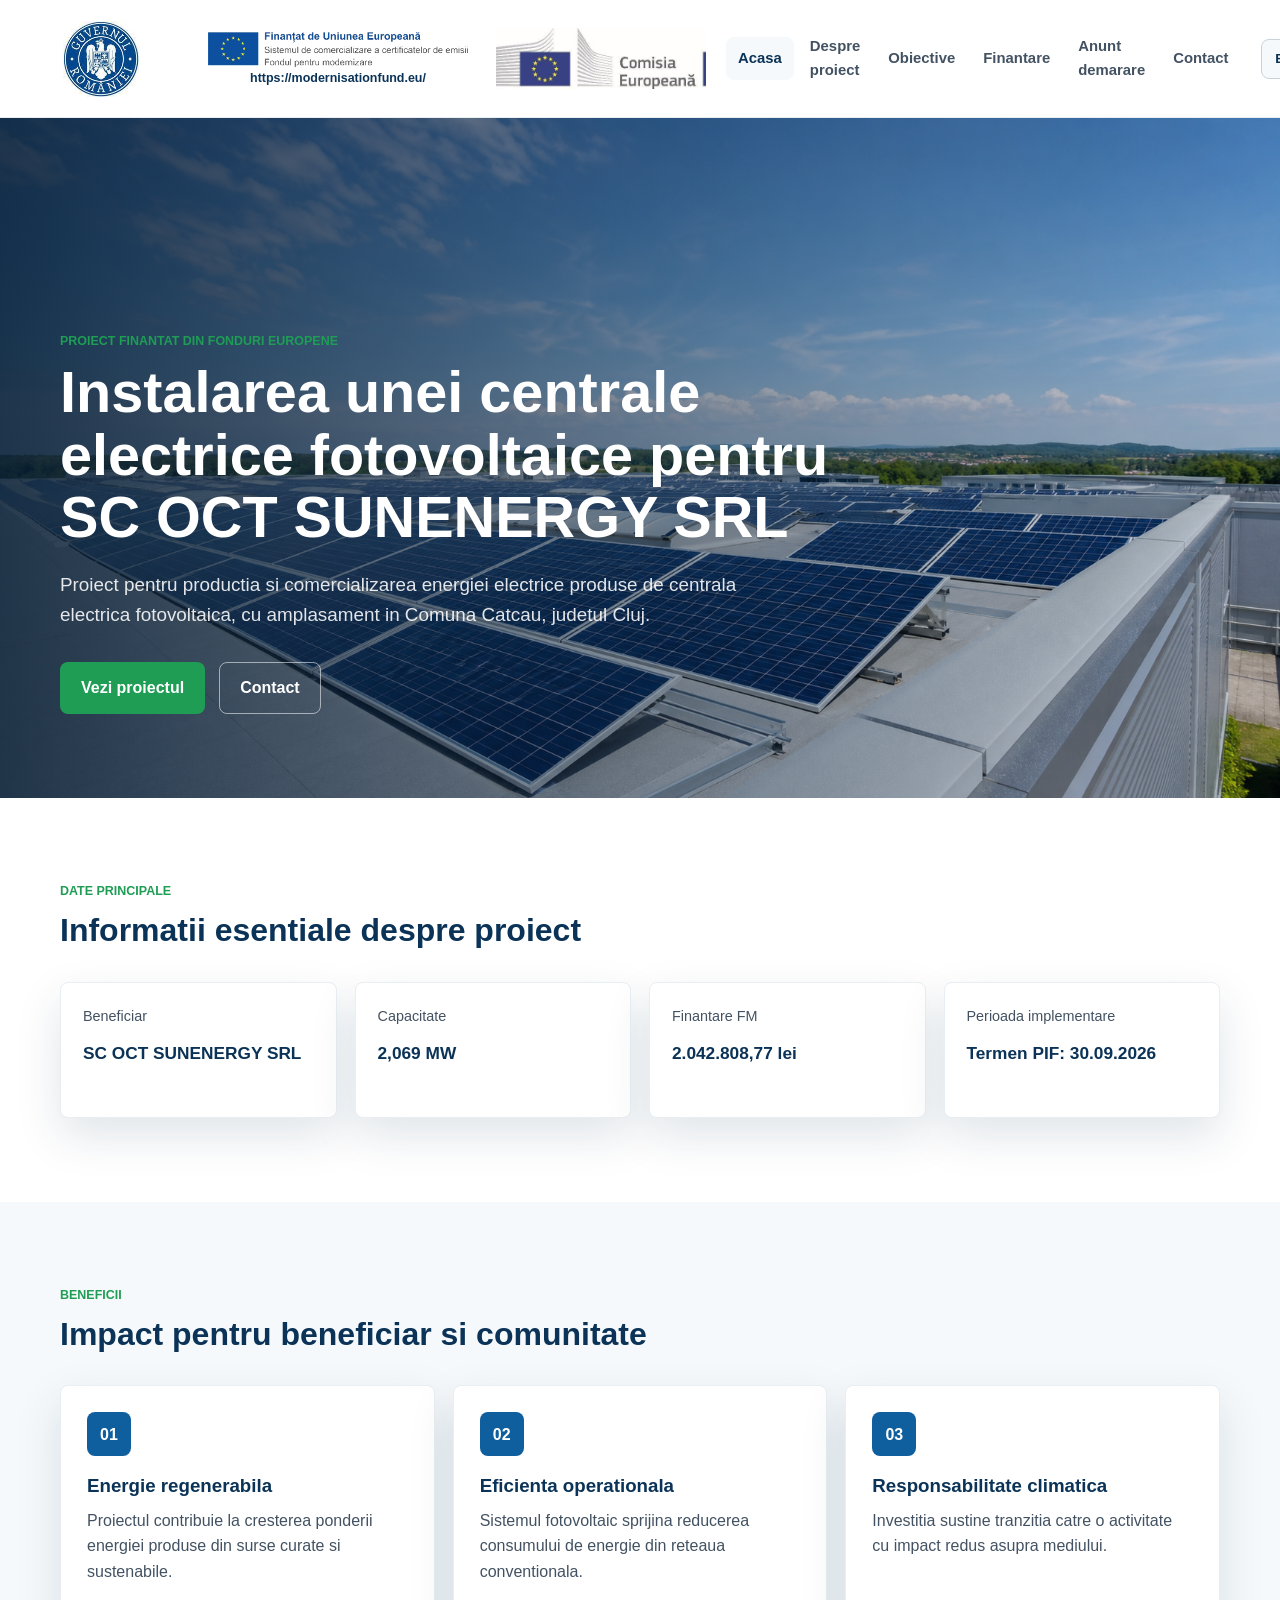
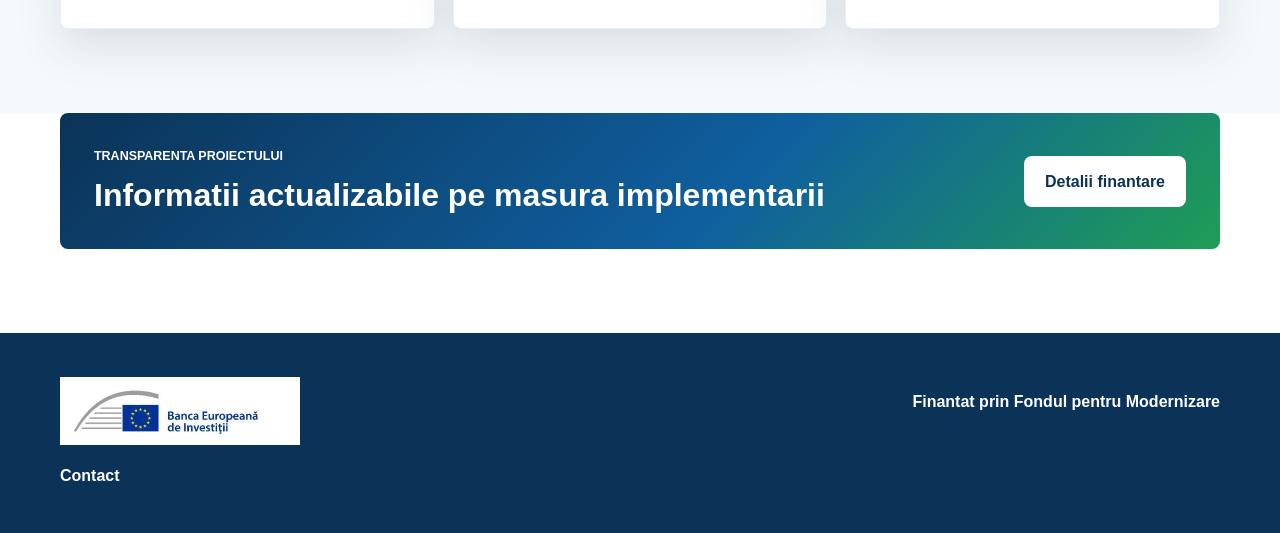
<file: index.html>
<!doctype html>
<html lang="ro">
  <head>
    <meta charset="utf-8">
    <meta name="viewport" content="width=device-width, initial-scale=1">
    <title>Proiect panouri fotovoltaice | SC OCT SUNENERGY SRL</title>
    <meta name="description" content="Site de prezentare pentru proiectul cu finantare europeana privind instalarea de panouri fotovoltaice al beneficiarului SC OCT SUNENERGY SRL.">
    <link rel="stylesheet" href="assets/css/styles.css">
  </head>
  <body>
    <header class="site-header">
      <div class="visual-identity" aria-label="Identitate vizuala Fondul pentru Modernizare">
        <img class="logo-government" src="assets/images/logos/guvernul-romaniei.jpg" alt="Guvernul Romaniei">
        <a class="logo-fm" href="https://modernisationfund.eu/" target="_blank" rel="noopener">
          <img src="assets/images/logos/fond-modernizare-oficial.png" alt="Fondul pentru Modernizare">
          <span>https://modernisationfund.eu/</span>
        </a>
        <img class="logo-commission" src="assets/images/logos/comisia-europeana.jpg" alt="Comisia Europeana">
      </div>
      <button class="nav-toggle" type="button" aria-expanded="false" aria-controls="main-menu">
        <span class="sr-only">Deschide meniul</span>
        <span></span><span></span><span></span>
      </button>
      <nav class="main-nav" id="main-menu" aria-label="Navigatie principala">
        <a href="index.html" aria-current="page">Acasa</a>
        <a href="despre-proiect.html">Despre proiect</a>
        <a href="obiective.html">Obiective</a>
        <a href="finantare.html">Finantare</a>
        <a href="anunt-demarare.html">Anunt demarare</a>
        <a href="contact.html">Contact</a>
      </nav>
    </header>

    <main>
      <section class="hero">
        <div class="hero-media" aria-hidden="true"></div>
        <div class="hero-content">
          <p class="eyebrow">Proiect finantat din fonduri europene</p>
          <h1>Instalarea unei centrale electrice fotovoltaice pentru SC OCT SUNENERGY SRL</h1>
          <p class="hero-lead">Proiect pentru productia si comercializarea energiei electrice produse de centrala electrica fotovoltaica, cu amplasament in Comuna Catcau, judetul Cluj.</p>
          <div class="hero-actions">
            <a class="button button-primary" href="despre-proiect.html">Vezi proiectul</a>
            <a class="button button-secondary" href="contact.html">Contact</a>
          </div>
        </div>
      </section>

      <section class="section">
        <div class="section-heading">
          <p class="eyebrow">Date principale</p>
          <h2>Informatii esentiale despre proiect</h2>
        </div>
        <div class="info-grid">
          <article class="info-panel">
            <span>Beneficiar</span>
            <strong>SC OCT SUNENERGY SRL</strong>
          </article>
          <article class="info-panel">
            <span>Capacitate</span>
            <strong>2,069 MW</strong>
          </article>
          <article class="info-panel">
            <span>Finantare FM</span>
            <strong>2.042.808,77 lei</strong>
          </article>
          <article class="info-panel">
            <span>Perioada implementare</span>
            <strong>Termen PIF: 30.09.2026</strong>
          </article>
        </div>
      </section>

      <section class="section section-soft">
        <div class="section-heading">
          <p class="eyebrow">Beneficii</p>
          <h2>Impact pentru beneficiar si comunitate</h2>
        </div>
        <div class="cards">
          <article class="card">
            <span class="card-icon">01</span>
            <h3>Energie regenerabila</h3>
            <p>Proiectul contribuie la cresterea ponderii energiei produse din surse curate si sustenabile.</p>
          </article>
          <article class="card">
            <span class="card-icon">02</span>
            <h3>Eficienta operationala</h3>
            <p>Sistemul fotovoltaic sprijina reducerea consumului de energie din reteaua conventionala.</p>
          </article>
          <article class="card">
            <span class="card-icon">03</span>
            <h3>Responsabilitate climatica</h3>
            <p>Investitia sustine tranzitia catre o activitate cu impact redus asupra mediului.</p>
          </article>
        </div>
      </section>

      <section class="cta-band">
        <div>
          <p class="eyebrow">Transparenta proiectului</p>
          <h2>Informatii actualizabile pe masura implementarii</h2>
        </div>
        <a class="button button-light" href="finantare.html">Detalii finantare</a>
      </section>
    </main>

    <footer class="site-footer">
      <div class="footer-identity">
        <img src="assets/images/logos/bei.jpg" alt="Banca Europeana de Investitii">
        <p class="funding-note">Finantat prin Fondul pentru Modernizare</p>
      </div>
      <nav aria-label="Navigatie secundara">
        <a href="contact.html">Contact</a>
      </nav>
    </footer>

    <script src="assets/js/main.js"></script>
  </body>
</html>
</file>
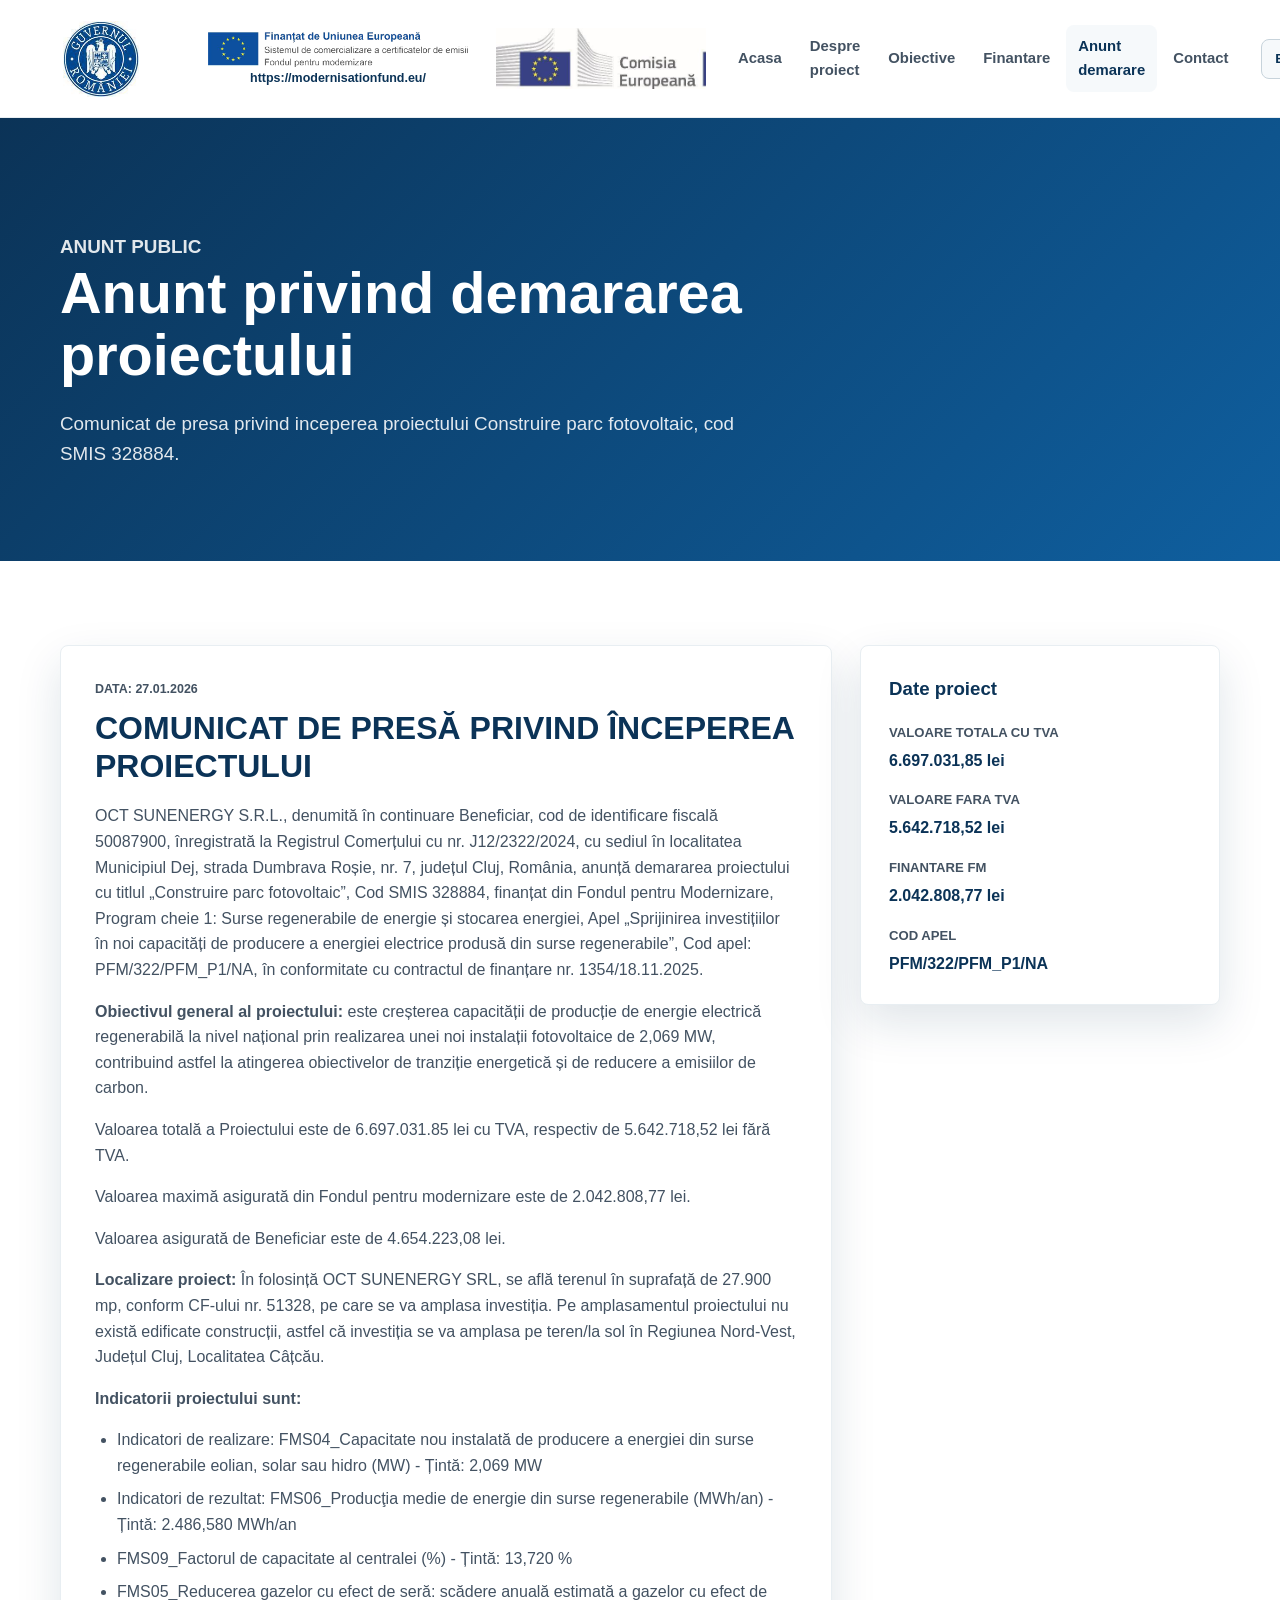
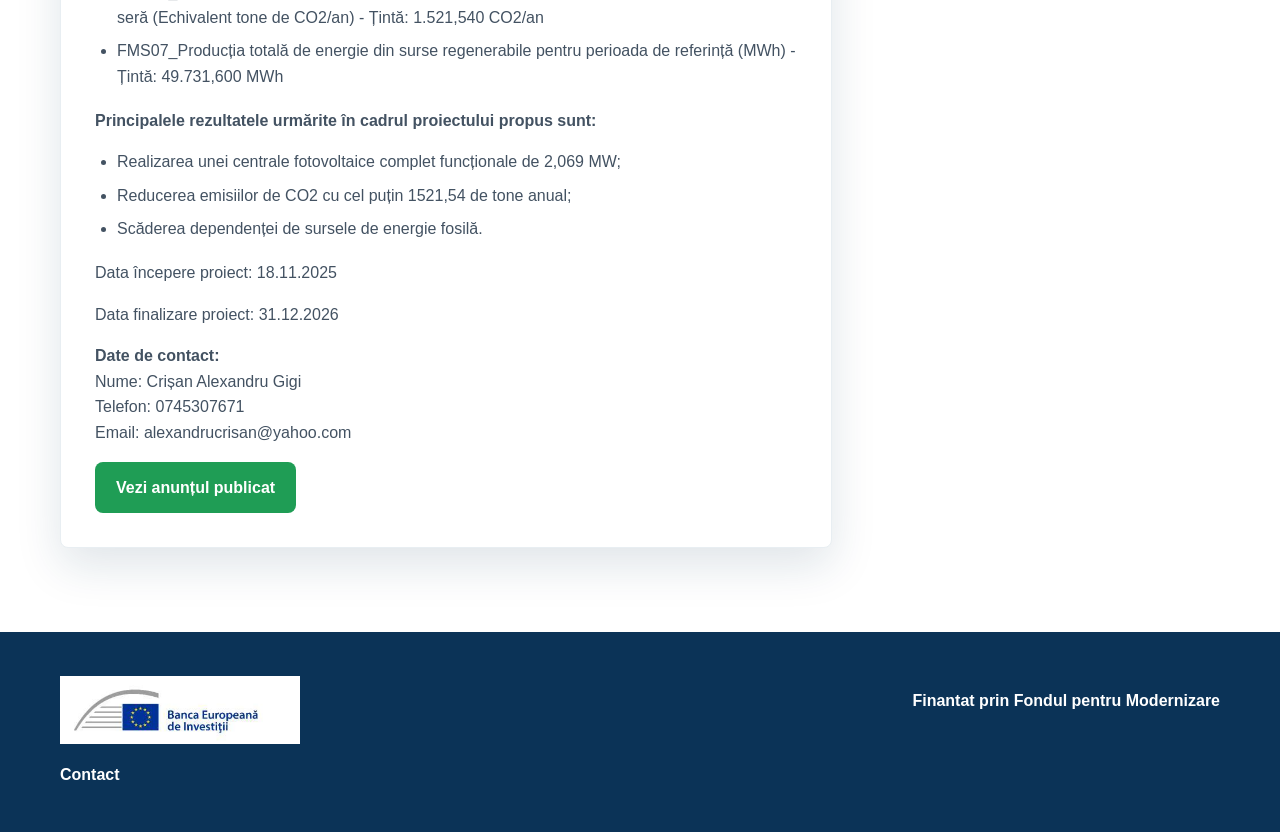
<file: anunt-demarare.html>
<!doctype html>
<html lang="ro">
  <head>
    <meta charset="utf-8">
    <meta name="viewport" content="width=device-width, initial-scale=1">
    <title>Anunt demarare proiect | Construire parc fotovoltaic</title>
    <meta name="description" content="Anunt privind demararea proiectului Construire parc fotovoltaic, finantat prin Fondul pentru Modernizare.">
    <link rel="stylesheet" href="assets/css/styles.css">
  </head>
  <body>
    <header class="site-header">
      <div class="visual-identity" aria-label="Identitate vizuala Fondul pentru Modernizare"><img class="logo-government" src="assets/images/logos/guvernul-romaniei.jpg" alt="Guvernul Romaniei"><a class="logo-fm" href="https://modernisationfund.eu/" target="_blank" rel="noopener"><img src="assets/images/logos/fond-modernizare-oficial.png" alt="Fondul pentru Modernizare"><span>https://modernisationfund.eu/</span></a><img class="logo-commission" src="assets/images/logos/comisia-europeana.jpg" alt="Comisia Europeana"></div>
      <button class="nav-toggle" type="button" aria-expanded="false" aria-controls="main-menu"><span class="sr-only">Deschide meniul</span><span></span><span></span><span></span></button>
      <nav class="main-nav" id="main-menu" aria-label="Navigatie principala">
        <a href="index.html">Acasa</a><a href="despre-proiect.html">Despre proiect</a><a href="obiective.html">Obiective</a><a href="finantare.html">Finantare</a><a href="anunt-demarare.html" aria-current="page">Anunt demarare</a><a href="contact.html">Contact</a>
      </nav>
    </header>
    <main>
      <section class="page-hero">
        <p class="eyebrow">Anunt public</p>
        <h1>Anunt privind demararea proiectului</h1>
        <p>Comunicat de presa privind inceperea proiectului Construire parc fotovoltaic, cod SMIS 328884.</p>
      </section>
      <section class="section announcement-layout">
        <div class="announcement-card">
          <p class="eyebrow">Data: 27.01.2026</p>
          <h2>COMUNICAT DE PRESĂ PRIVIND ÎNCEPEREA PROIECTULUI</h2>
          <p>OCT SUNENERGY S.R.L., denumită în continuare Beneficiar, cod de identificare fiscală 50087900, înregistrată la Registrul Comerțului cu nr. J12/2322/2024, cu sediul în localitatea Municipiul Dej, strada Dumbrava Roșie, nr. 7, județul Cluj, România, anunță demararea proiectului cu titlul „Construire parc fotovoltaic”, Cod SMIS 328884, finanțat din Fondul pentru Modernizare, Program cheie 1: Surse regenerabile de energie și stocarea energiei, Apel „Sprijinirea investițiilor în noi capacități de producere a energiei electrice produsă din surse regenerabile”, Cod apel: PFM/322/PFM_P1/NA, în conformitate cu contractul de finanțare nr. 1354/18.11.2025.</p>
          <p><strong>Obiectivul general al proiectului:</strong> este creșterea capacității de producție de energie electrică regenerabilă la nivel național prin realizarea unei noi instalații fotovoltaice de 2,069 MW, contribuind astfel la atingerea obiectivelor de tranziție energetică și de reducere a emisiilor de carbon.</p>
          <p>Valoarea totală a Proiectului este de 6.697.031.85 lei cu TVA, respectiv de 5.642.718,52 lei fără TVA.</p>
          <p>Valoarea maximă asigurată din Fondul pentru modernizare este de 2.042.808,77 lei.</p>
          <p>Valoarea asigurată de Beneficiar este de 4.654.223,08 lei.</p>
          <p><strong>Localizare proiect:</strong> În folosință OCT SUNENERGY SRL, se află terenul în suprafață de 27.900 mp, conform CF-ului nr. 51328, pe care se va amplasa investiția. Pe amplasamentul proiectului nu există edificate construcții, astfel că investiția se va amplasa pe teren/la sol în Regiunea Nord-Vest, Județul Cluj, Localitatea Câțcău.</p>
          <p><strong>Indicatorii proiectului sunt:</strong></p>
          <ul>
            <li>Indicatori de realizare: FMS04_Capacitate nou instalată de producere a energiei din surse regenerabile eolian, solar sau hidro (MW) - Țintă: 2,069 MW</li>
            <li>Indicatori de rezultat: FMS06_Producţia medie de energie din surse regenerabile (MWh/an) - Țintă: 2.486,580 MWh/an</li>
            <li>FMS09_Factorul de capacitate al centralei (%) - Țintă: 13,720 %</li>
            <li>FMS05_Reducerea gazelor cu efect de seră: scădere anuală estimată a gazelor cu efect de seră (Echivalent tone de CO2/an) - Țintă: 1.521,540 CO2/an</li>
            <li>FMS07_Producția totală de energie din surse regenerabile pentru perioada de referință (MWh) - Țintă: 49.731,600 MWh</li>
          </ul>
          <p><strong>Principalele rezultatele urmărite în cadrul proiectului propus sunt:</strong></p>
          <ul>
            <li>Realizarea unei centrale fotovoltaice complet funcționale de 2,069 MW;</li>
            <li>Reducerea emisiilor de CO2 cu cel puțin 1521,54 de tone anual;</li>
            <li>Scăderea dependenței de sursele de energie fosilă.</li>
          </ul>
          <p>Data începere proiect: 18.11.2025</p>
          <p>Data finalizare proiect: 31.12.2026</p>
          <p><strong>Date de contact:</strong><br>Nume: Crișan Alexandru Gigi<br>Telefon: 0745307671<br>Email: alexandrucrisan@yahoo.com</p>
          <a class="button button-primary" href="https://anunt-presa.ro/comunicate-fonduri/comunicat-de-presa-privind-inceperea-proiectului-construire-parc-fotovoltaic-cod-smis-328884.html" target="_blank" rel="noopener">Vezi anunțul publicat</a>
        </div>
        <aside class="announcement-side">
          <h3>Date proiect</h3>
          <dl>
            <dt>Valoare totala cu TVA</dt><dd>6.697.031,85 lei</dd>
            <dt>Valoare fara TVA</dt><dd>5.642.718,52 lei</dd>
            <dt>Finantare FM</dt><dd>2.042.808,77 lei</dd>
            <dt>Cod apel</dt><dd>PFM/322/PFM_P1/NA</dd>
          </dl>
        </aside>
      </section>
    </main>
    <footer class="site-footer">
      <div class="footer-identity"><img src="assets/images/logos/bei.jpg" alt="Banca Europeana de Investitii"><p class="funding-note">Finantat prin Fondul pentru Modernizare</p></div>
      <nav aria-label="Navigatie secundara"><a href="contact.html">Contact</a></nav>
    </footer>
    <script src="assets/js/main.js"></script>
  </body>
</html>
</file>
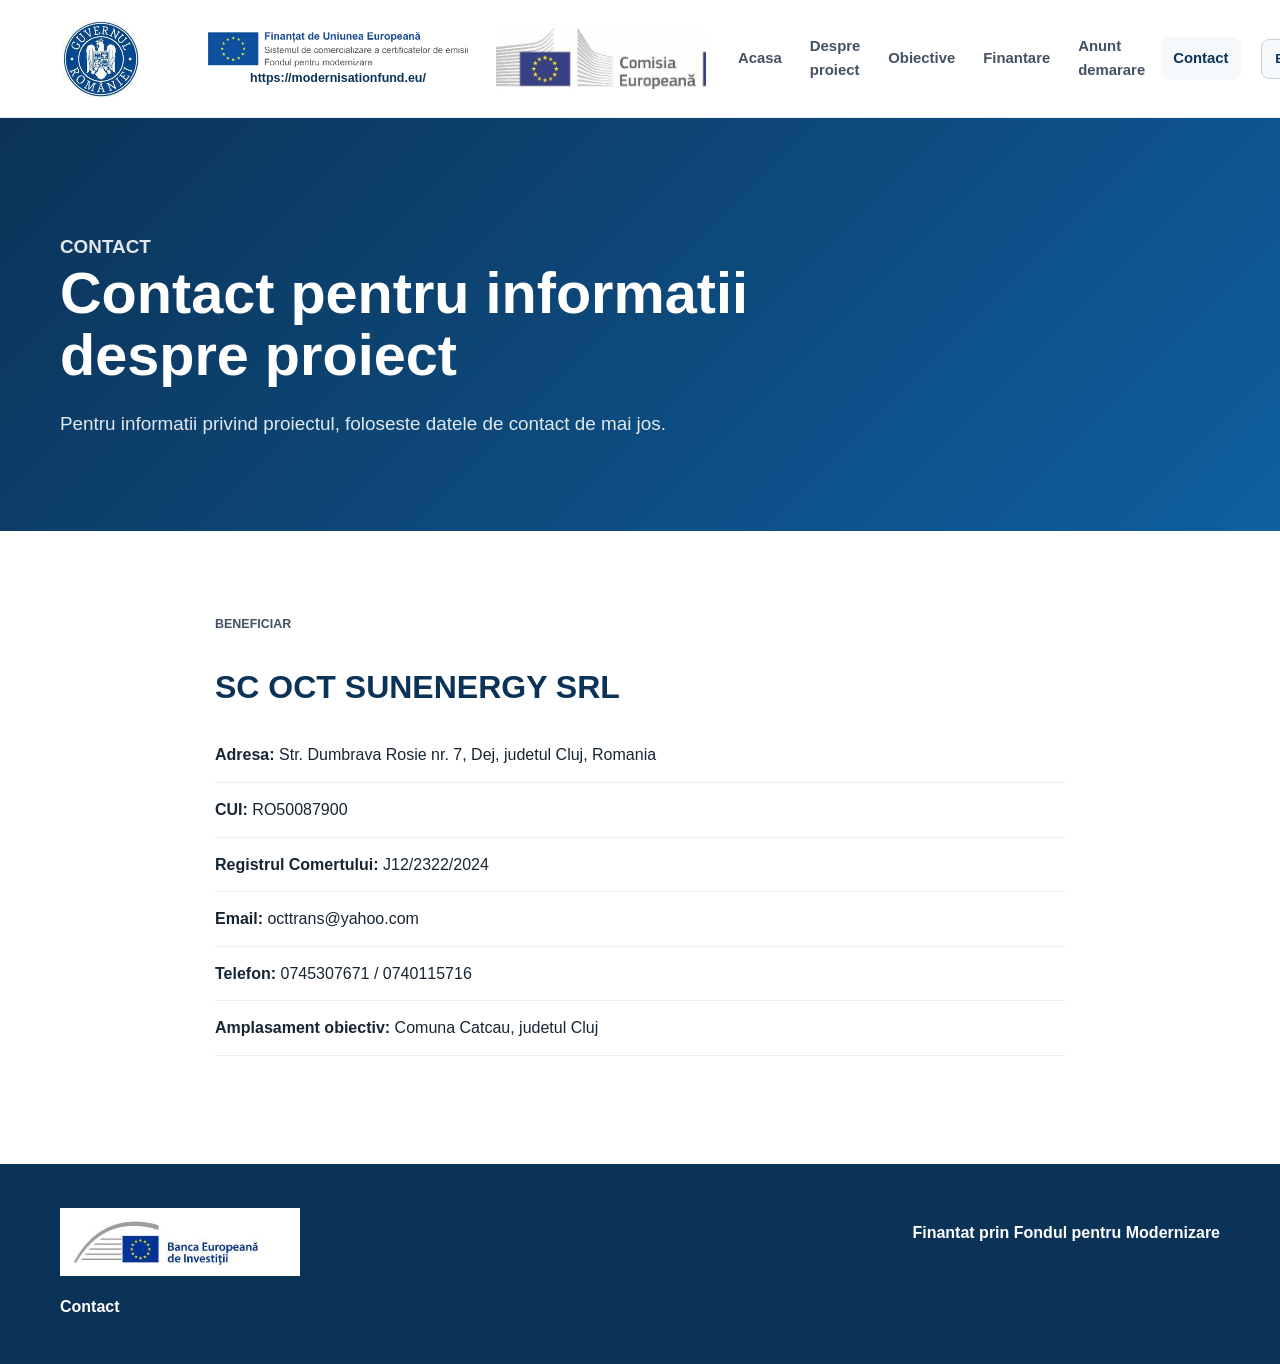
<file: contact.html>
<!doctype html>
<html lang="ro">
  <head>
    <meta charset="utf-8">
    <meta name="viewport" content="width=device-width, initial-scale=1">
    <title>Contact | Proiect panouri fotovoltaice</title>
    <meta name="description" content="Date de contact pentru solicitari privind proiectul de instalare panouri fotovoltaice.">
    <link rel="stylesheet" href="assets/css/styles.css">
  </head>
  <body>
    <header class="site-header">
      <div class="visual-identity" aria-label="Identitate vizuala Fondul pentru Modernizare"><img class="logo-government" src="assets/images/logos/guvernul-romaniei.jpg" alt="Guvernul Romaniei"><a class="logo-fm" href="https://modernisationfund.eu/" target="_blank" rel="noopener"><img src="assets/images/logos/fond-modernizare-oficial.png" alt="Fondul pentru Modernizare"><span>https://modernisationfund.eu/</span></a><img class="logo-commission" src="assets/images/logos/comisia-europeana.jpg" alt="Comisia Europeana"></div>
      <button class="nav-toggle" type="button" aria-expanded="false" aria-controls="main-menu"><span class="sr-only">Deschide meniul</span><span></span><span></span><span></span></button>
      <nav class="main-nav" id="main-menu" aria-label="Navigatie principala">
        <a href="index.html">Acasa</a><a href="despre-proiect.html">Despre proiect</a><a href="obiective.html">Obiective</a><a href="finantare.html">Finantare</a><a href="anunt-demarare.html">Anunt demarare</a><a href="contact.html" aria-current="page">Contact</a>
      </nav>
    </header>
    <main>
      <section class="page-hero">
        <p class="eyebrow">Contact</p>
        <h1>Contact pentru informatii despre proiect</h1>
        <p>Pentru informatii privind proiectul, foloseste datele de contact de mai jos.</p>
      </section>
      <section class="section content-page">
        <div class="contact-details">
          <p class="eyebrow">Beneficiar</p>
          <h2>SC OCT SUNENERGY SRL</h2>
          <ul class="contact-list">
            <li><strong>Adresa:</strong> Str. Dumbrava Rosie nr. 7, Dej, judetul Cluj, Romania</li>
            <li><strong>CUI:</strong> RO50087900</li>
            <li><strong>Registrul Comertului:</strong> J12/2322/2024</li>
            <li><strong>Email:</strong> <a href="mailto:octtrans@yahoo.com">octtrans@yahoo.com</a></li>
            <li><strong>Telefon:</strong> <a href="tel:+40745307671">0745307671</a> / <a href="tel:+40740115716">0740115716</a></li>
            <li><strong>Amplasament obiectiv:</strong> Comuna Catcau, judetul Cluj</li>
          </ul>
        </div>
      </section>
    </main>
    <footer class="site-footer">
      <div class="footer-identity"><img src="assets/images/logos/bei.jpg" alt="Banca Europeana de Investitii"><p class="funding-note">Finantat prin Fondul pentru Modernizare</p></div>
      <nav aria-label="Navigatie secundara"><a href="contact.html">Contact</a></nav>
    </footer>
    <script src="assets/js/main.js"></script>
  </body>
</html>
</file>
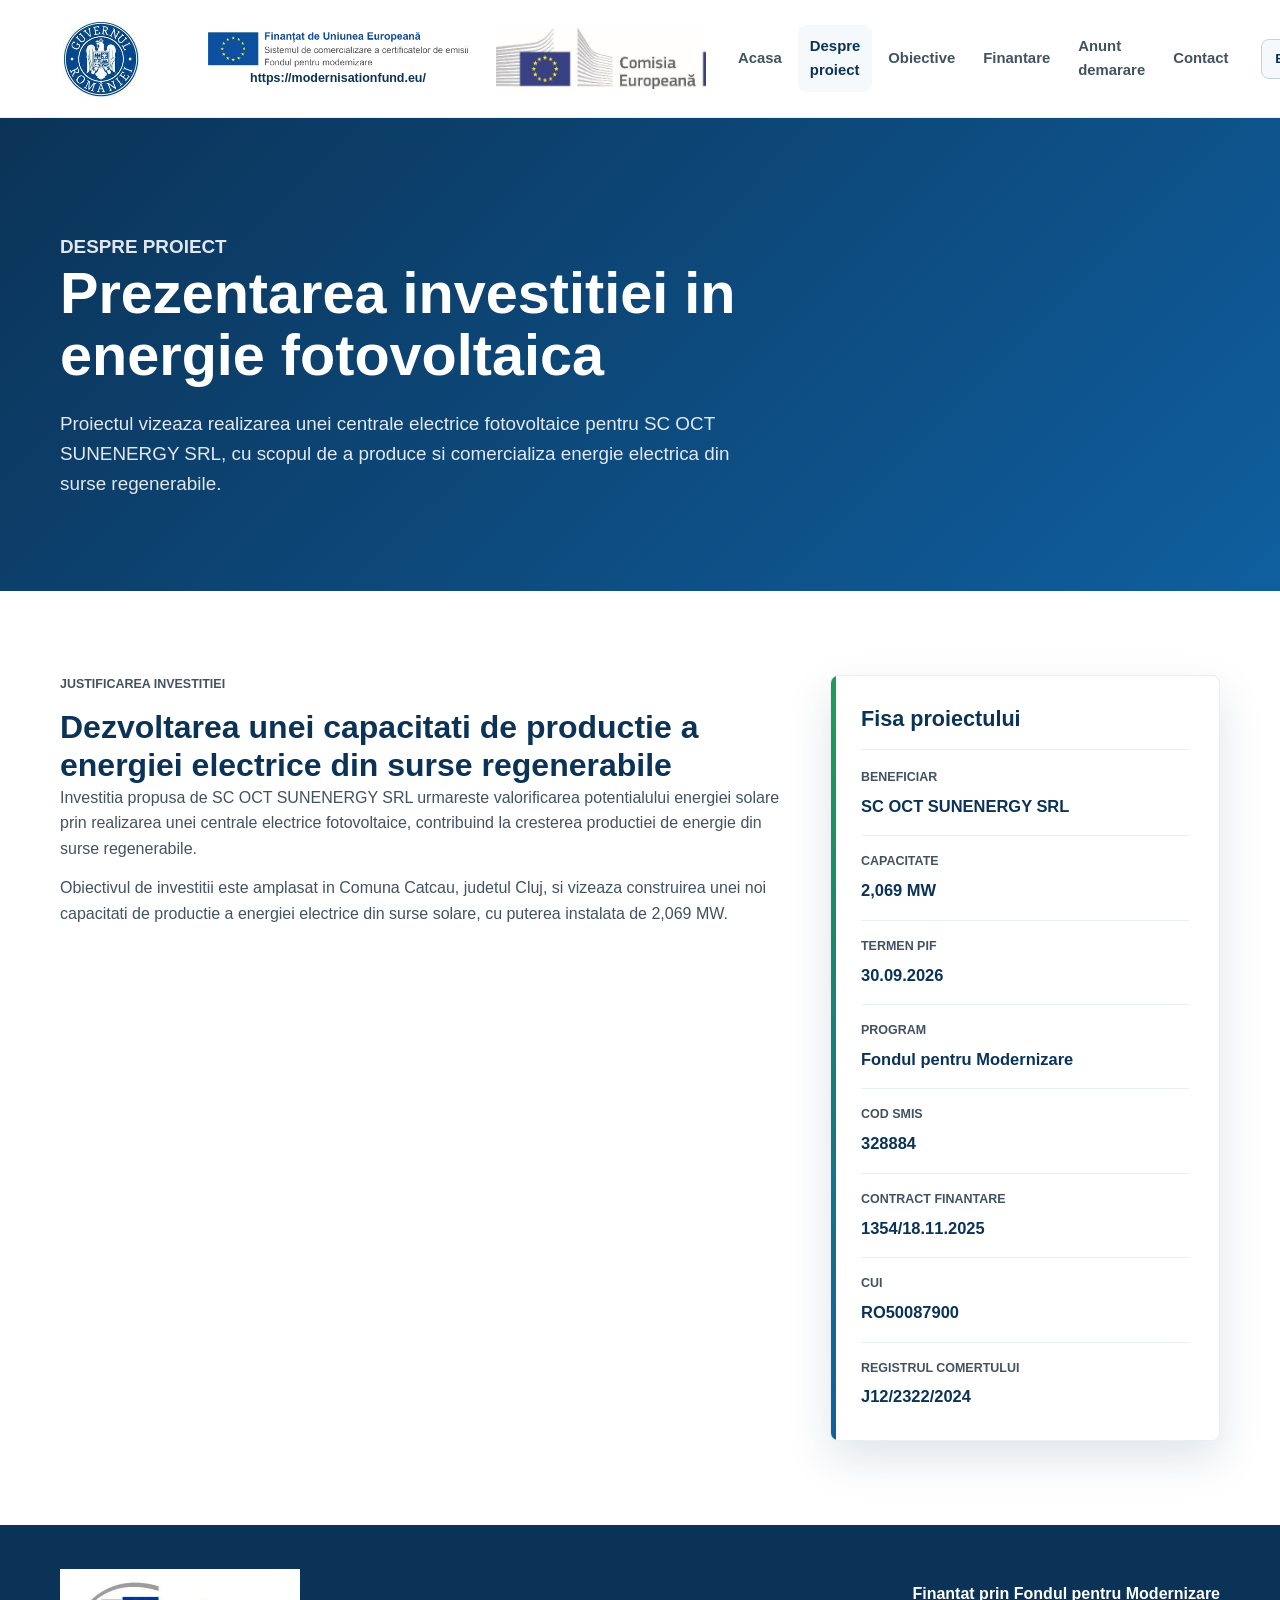
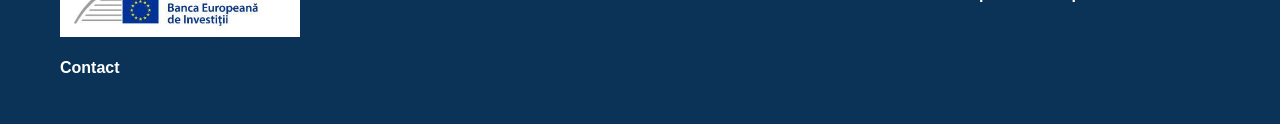
<file: despre-proiect.html>
<!doctype html>
<html lang="ro">
  <head>
    <meta charset="utf-8">
    <meta name="viewport" content="width=device-width, initial-scale=1">
    <title>Despre proiect | Panouri fotovoltaice SC OCT SUNENERGY SRL</title>
    <meta name="description" content="Descrierea proiectului cu fonduri europene pentru instalarea de panouri fotovoltaice si cresterea eficientei energetice.">
    <link rel="stylesheet" href="assets/css/styles.css">
  </head>
  <body>
    <header class="site-header">
      <div class="visual-identity" aria-label="Identitate vizuala Fondul pentru Modernizare"><img class="logo-government" src="assets/images/logos/guvernul-romaniei.jpg" alt="Guvernul Romaniei"><a class="logo-fm" href="https://modernisationfund.eu/" target="_blank" rel="noopener"><img src="assets/images/logos/fond-modernizare-oficial.png" alt="Fondul pentru Modernizare"><span>https://modernisationfund.eu/</span></a><img class="logo-commission" src="assets/images/logos/comisia-europeana.jpg" alt="Comisia Europeana"></div>
      <button class="nav-toggle" type="button" aria-expanded="false" aria-controls="main-menu"><span class="sr-only">Deschide meniul</span><span></span><span></span><span></span></button>
      <nav class="main-nav" id="main-menu" aria-label="Navigatie principala">
        <a href="index.html">Acasa</a><a href="despre-proiect.html" aria-current="page">Despre proiect</a><a href="obiective.html">Obiective</a><a href="finantare.html">Finantare</a><a href="anunt-demarare.html">Anunt demarare</a><a href="contact.html">Contact</a>
      </nav>
    </header>
    <main>
      <section class="page-hero">
        <p class="eyebrow">Despre proiect</p>
        <h1>Prezentarea investitiei in energie fotovoltaica</h1>
        <p>Proiectul vizeaza realizarea unei centrale electrice fotovoltaice pentru SC OCT SUNENERGY SRL, cu scopul de a produce si comercializa energie electrica din surse regenerabile.</p>
      </section>
      <section class="section two-column">
        <div>
          <p class="eyebrow">Justificarea investitiei</p>
          <h2>Dezvoltarea unei capacitati de productie a energiei electrice din surse regenerabile</h2>
          <p>Investitia propusa de SC OCT SUNENERGY SRL urmareste valorificarea potentialului energiei solare prin realizarea unei centrale electrice fotovoltaice, contribuind la cresterea productiei de energie din surse regenerabile.</p>
          <p>Obiectivul de investitii este amplasat in Comuna Catcau, judetul Cluj, si vizeaza construirea unei noi capacitati de productie a energiei electrice din surse solare, cu puterea instalata de 2,069 MW.</p>
        </div>
        <aside class="summary-box">
          <h3>Fisa proiectului</h3>
          <dl>
            <dt>Beneficiar</dt><dd>SC OCT SUNENERGY SRL</dd>
            <dt>Capacitate</dt><dd>2,069 MW</dd>
            <dt>Termen PIF</dt><dd>30.09.2026</dd>
            <dt>Program</dt><dd>Fondul pentru Modernizare</dd>
            <dt>Cod SMIS</dt><dd>328884</dd>
            <dt>Contract finantare</dt><dd>1354/18.11.2025</dd>
            <dt>CUI</dt><dd>RO50087900</dd>
            <dt>Registrul Comertului</dt><dd>J12/2322/2024</dd>
          </dl>
        </aside>
      </section>
    </main>
    <footer class="site-footer">
      <div class="footer-identity"><img src="assets/images/logos/bei.jpg" alt="Banca Europeana de Investitii"><p class="funding-note">Finantat prin Fondul pentru Modernizare</p></div>
      <nav aria-label="Navigatie secundara"><a href="contact.html">Contact</a></nav>
    </footer>
    <script src="assets/js/main.js"></script>
  </body>
</html>
</file>
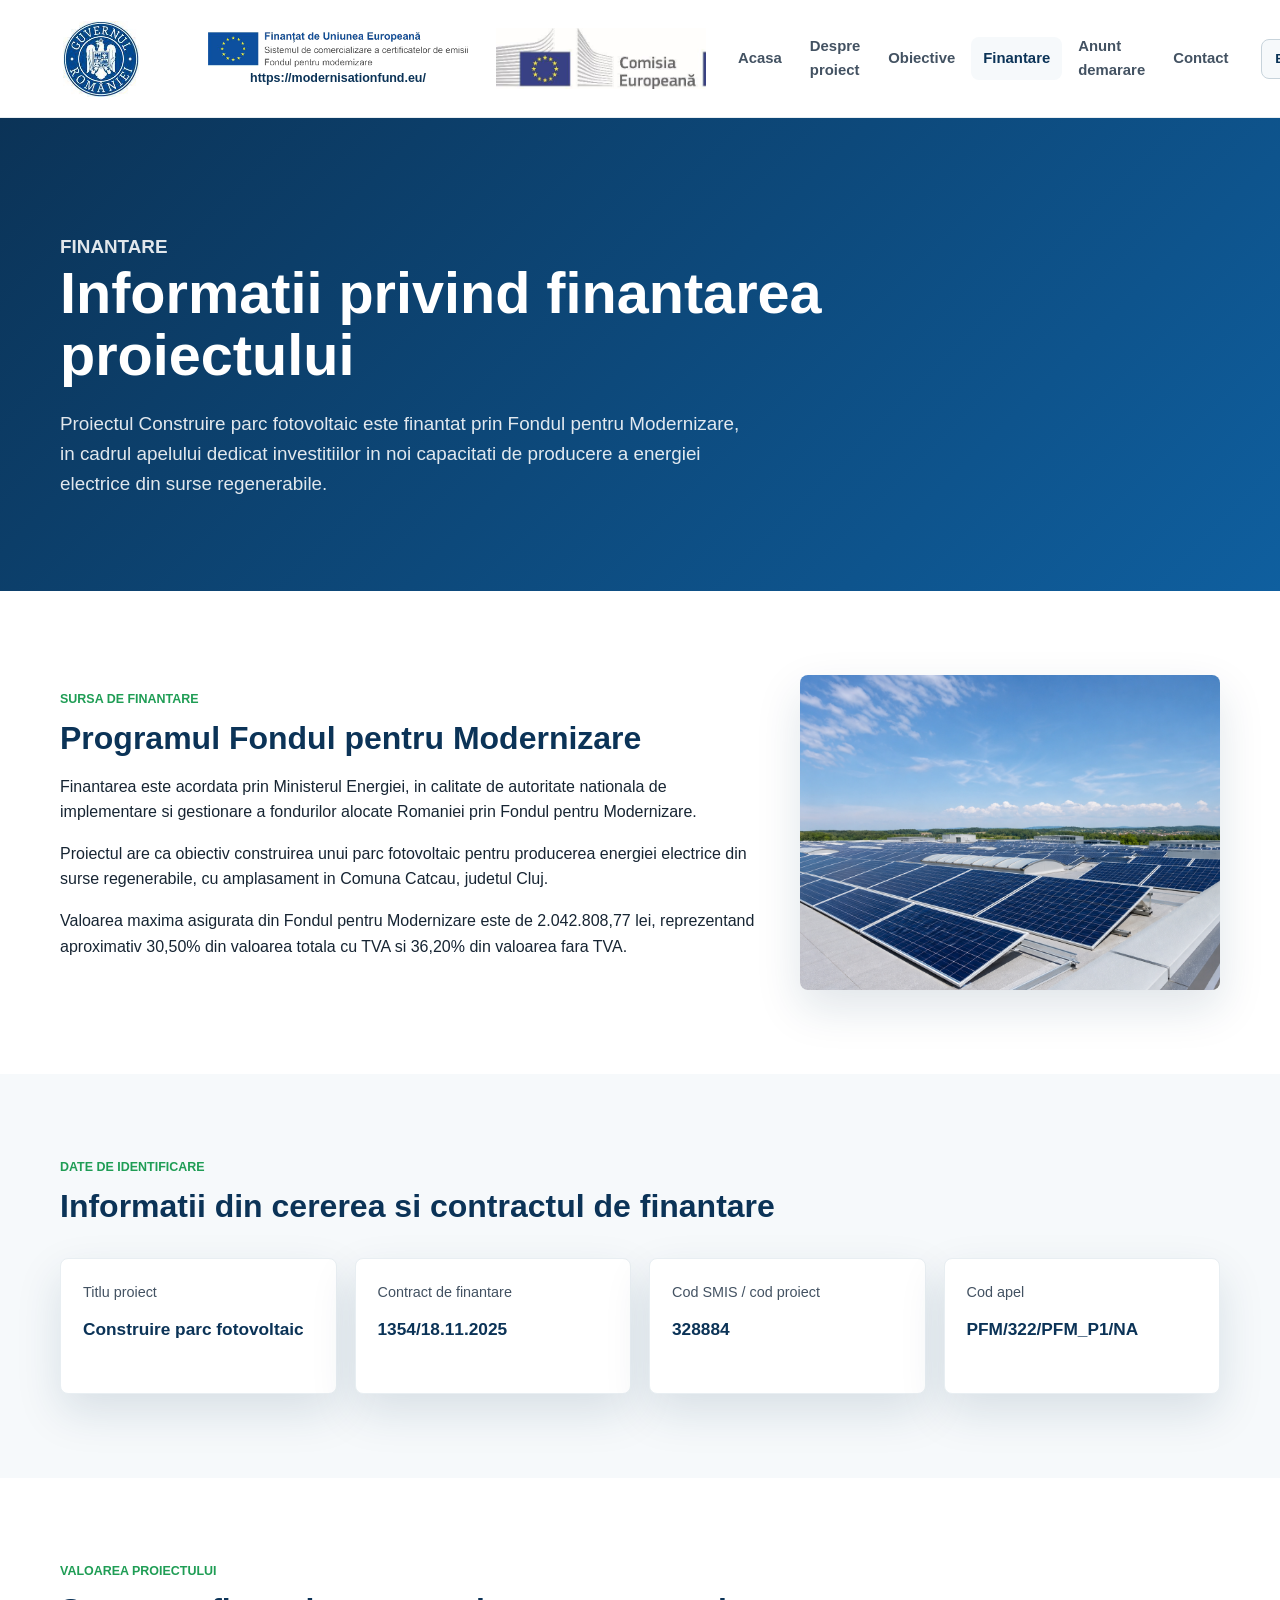
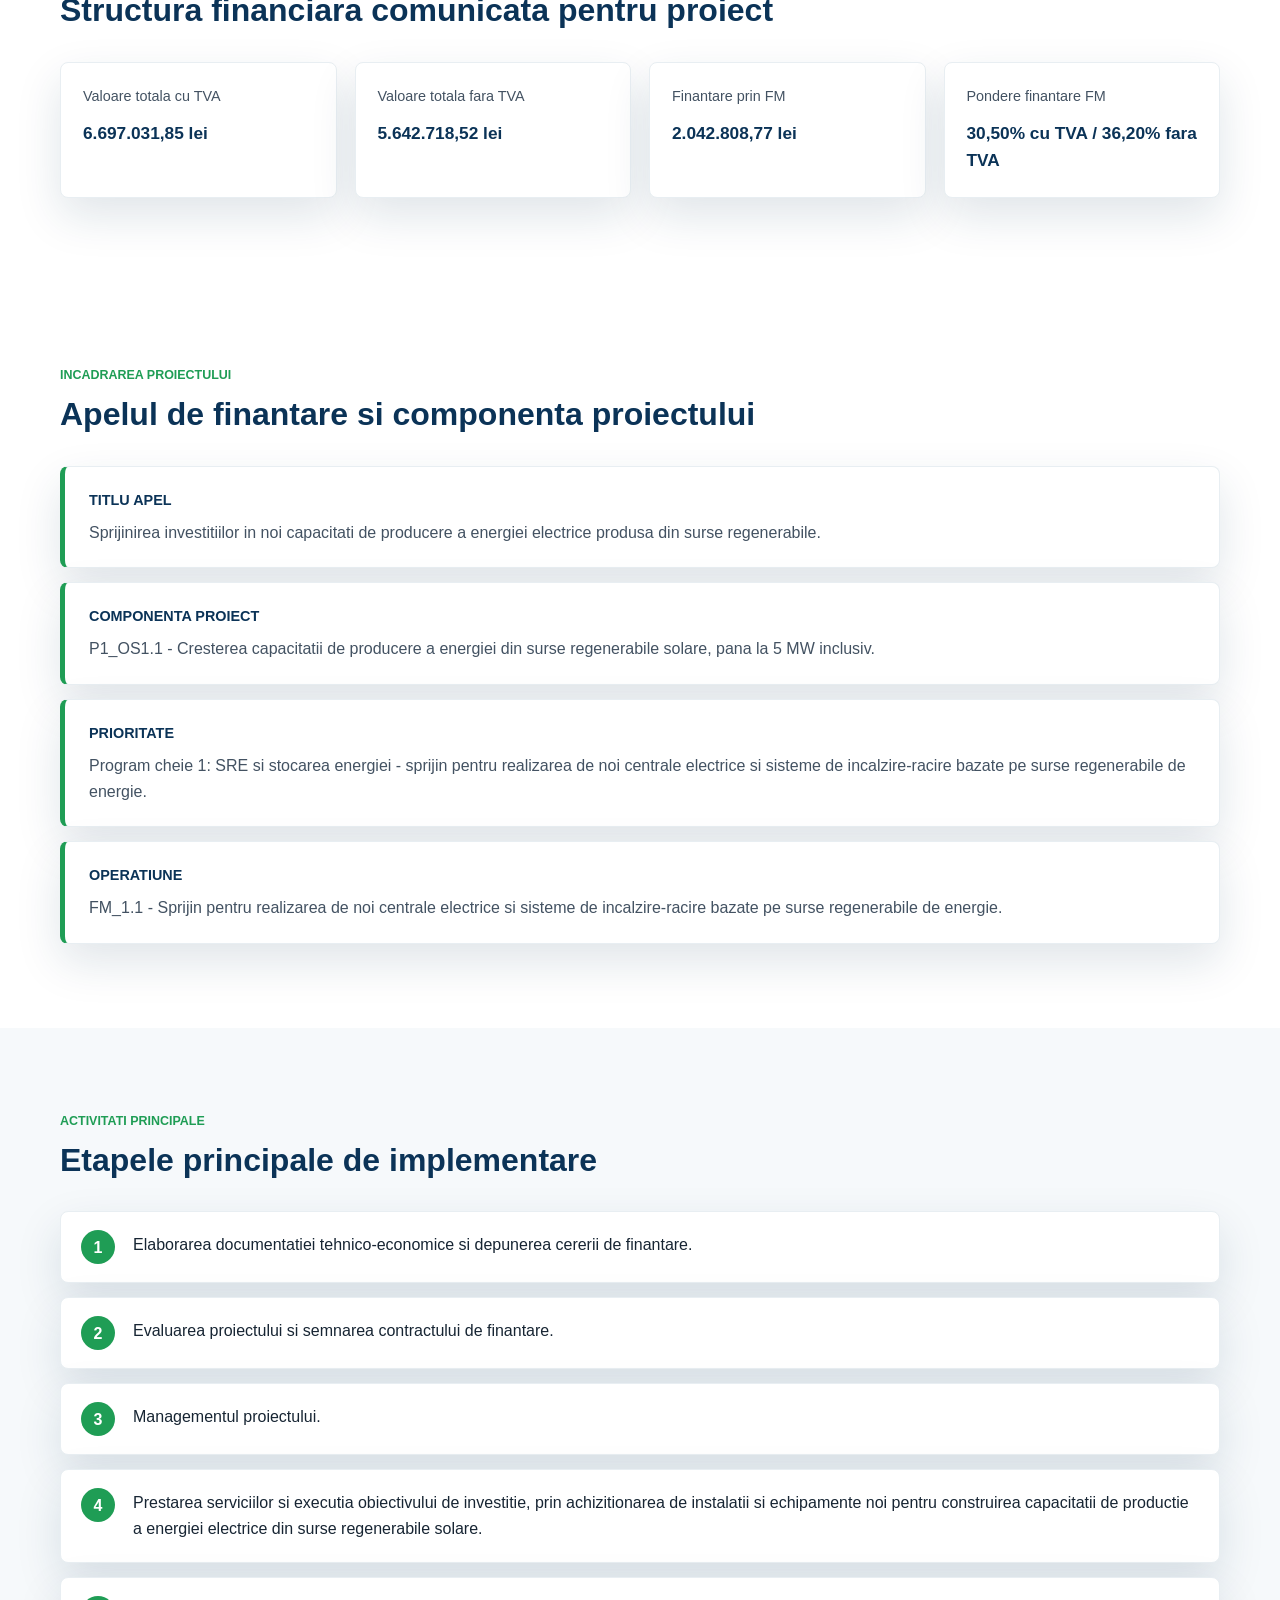
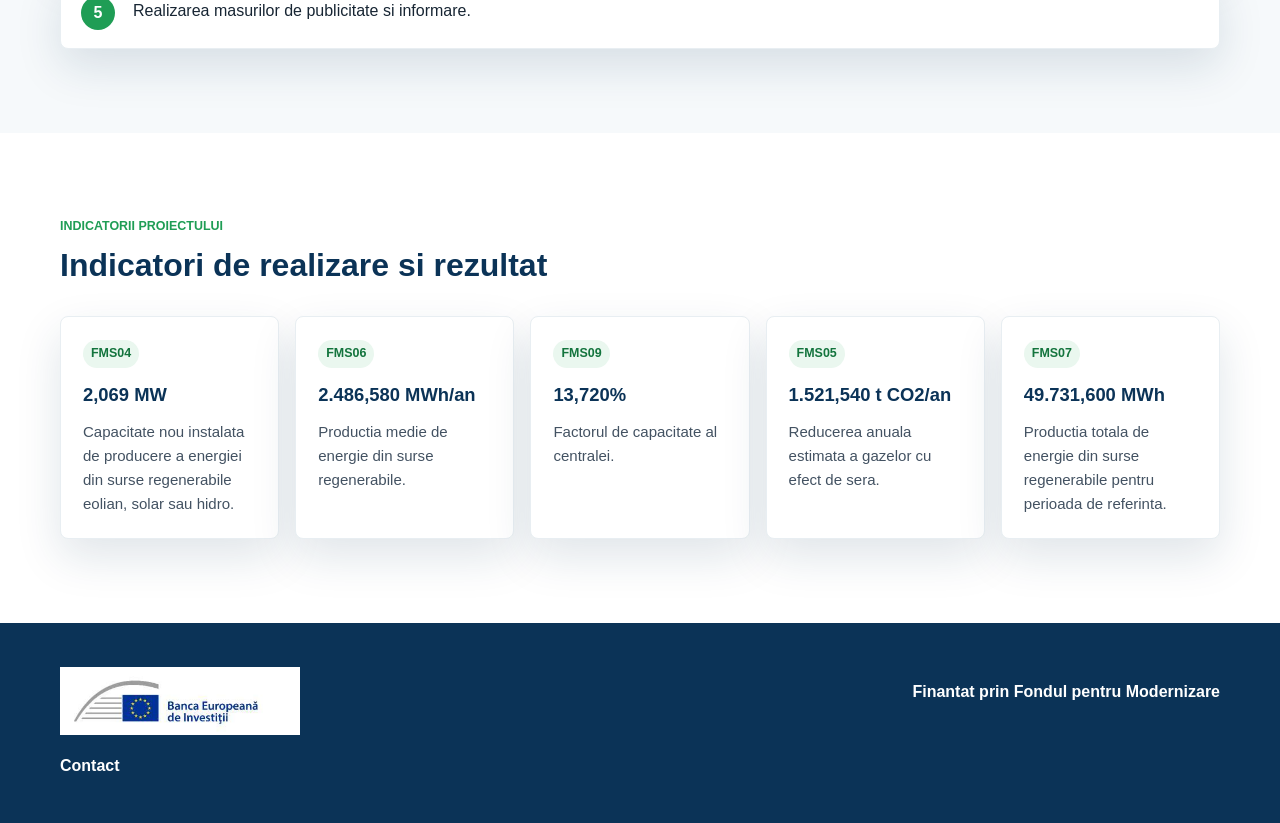
<file: finantare.html>
<!doctype html>
<html lang="ro">
  <head>
    <meta charset="utf-8">
    <meta name="viewport" content="width=device-width, initial-scale=1">
    <title>Finantare | Proiect fonduri europene panouri fotovoltaice</title>
    <meta name="description" content="Informatii despre finantarea prin Fondul pentru Modernizare pentru proiectul Construire parc fotovoltaic, cod SMIS 328884.">
    <link rel="stylesheet" href="assets/css/styles.css">
  </head>
  <body>
    <header class="site-header">
      <div class="visual-identity" aria-label="Identitate vizuala Fondul pentru Modernizare"><img class="logo-government" src="assets/images/logos/guvernul-romaniei.jpg" alt="Guvernul Romaniei"><a class="logo-fm" href="https://modernisationfund.eu/" target="_blank" rel="noopener"><img src="assets/images/logos/fond-modernizare-oficial.png" alt="Fondul pentru Modernizare"><span>https://modernisationfund.eu/</span></a><img class="logo-commission" src="assets/images/logos/comisia-europeana.jpg" alt="Comisia Europeana"></div>
      <button class="nav-toggle" type="button" aria-expanded="false" aria-controls="main-menu"><span class="sr-only">Deschide meniul</span><span></span><span></span><span></span></button>
      <nav class="main-nav" id="main-menu" aria-label="Navigatie principala">
        <a href="index.html">Acasa</a><a href="despre-proiect.html">Despre proiect</a><a href="obiective.html">Obiective</a><a href="finantare.html" aria-current="page">Finantare</a><a href="anunt-demarare.html">Anunt demarare</a><a href="contact.html">Contact</a>
      </nav>
    </header>
    <main>
      <section class="page-hero">
        <p class="eyebrow">Finantare</p>
        <h1>Informatii privind finantarea proiectului</h1>
        <p>Proiectul Construire parc fotovoltaic este finantat prin Fondul pentru Modernizare, in cadrul apelului dedicat investitiilor in noi capacitati de producere a energiei electrice din surse regenerabile.</p>
      </section>
      <section class="section funding-overview">
        <div class="funding-copy">
          <p class="eyebrow">Sursa de finantare</p>
          <h2>Programul Fondul pentru Modernizare</h2>
          <p>Finantarea este acordata prin Ministerul Energiei, in calitate de autoritate nationala de implementare si gestionare a fondurilor alocate Romaniei prin Fondul pentru Modernizare.</p>
          <p>Proiectul are ca obiectiv construirea unui parc fotovoltaic pentru producerea energiei electrice din surse regenerabile, cu amplasament in Comuna Catcau, judetul Cluj.</p>
          <p>Valoarea maxima asigurata din Fondul pentru Modernizare este de 2.042.808,77 lei, reprezentand aproximativ 30,50% din valoarea totala cu TVA si 36,20% din valoarea fara TVA.</p>
        </div>
        <figure class="funding-media">
          <img src="assets/images/hero-panouri-fotovoltaice.png" alt="Panouri fotovoltaice reprezentative pentru proiect">
        </figure>
      </section>

      <section class="section section-soft">
        <div class="section-heading">
          <p class="eyebrow">Date de identificare</p>
          <h2>Informatii din cererea si contractul de finantare</h2>
        </div>
        <div class="funding-facts">
          <article class="info-panel"><span>Titlu proiect</span><strong>Construire parc fotovoltaic</strong></article>
          <article class="info-panel"><span>Contract de finantare</span><strong>1354/18.11.2025</strong></article>
          <article class="info-panel"><span>Cod SMIS / cod proiect</span><strong>328884</strong></article>
          <article class="info-panel"><span>Cod apel</span><strong>PFM/322/PFM_P1/NA</strong></article>
        </div>
      </section>

      <section class="section">
        <div class="section-heading">
          <p class="eyebrow">Valoarea proiectului</p>
          <h2>Structura financiara comunicata pentru proiect</h2>
        </div>
        <div class="funding-facts">
          <article class="info-panel"><span>Valoare totala cu TVA</span><strong>6.697.031,85 lei</strong></article>
          <article class="info-panel"><span>Valoare totala fara TVA</span><strong>5.642.718,52 lei</strong></article>
          <article class="info-panel"><span>Finantare prin FM</span><strong>2.042.808,77 lei</strong></article>
          <article class="info-panel"><span>Pondere finantare FM</span><strong>30,50% cu TVA / 36,20% fara TVA</strong></article>
        </div>
      </section>

      <section class="section funding-details">
        <div class="section-heading">
          <p class="eyebrow">Incadrarea proiectului</p>
          <h2>Apelul de finantare si componenta proiectului</h2>
        </div>
        <div class="detail-list">
          <article>
            <span>Titlu apel</span>
            <p>Sprijinirea investitiilor in noi capacitati de producere a energiei electrice produsa din surse regenerabile.</p>
          </article>
          <article>
            <span>Componenta proiect</span>
            <p>P1_OS1.1 - Cresterea capacitatii de producere a energiei din surse regenerabile solare, pana la 5 MW inclusiv.</p>
          </article>
          <article>
            <span>Prioritate</span>
            <p>Program cheie 1: SRE si stocarea energiei - sprijin pentru realizarea de noi centrale electrice si sisteme de incalzire-racire bazate pe surse regenerabile de energie.</p>
          </article>
          <article>
            <span>Operatiune</span>
            <p>FM_1.1 - Sprijin pentru realizarea de noi centrale electrice si sisteme de incalzire-racire bazate pe surse regenerabile de energie.</p>
          </article>
        </div>
      </section>

      <section class="section section-soft">
        <div class="section-heading">
          <p class="eyebrow">Activitati principale</p>
          <h2>Etapele principale de implementare</h2>
        </div>
        <ol class="timeline-list">
          <li>Elaborarea documentatiei tehnico-economice si depunerea cererii de finantare.</li>
          <li>Evaluarea proiectului si semnarea contractului de finantare.</li>
          <li>Managementul proiectului.</li>
          <li>Prestarea serviciilor si executia obiectivului de investitie, prin achizitionarea de instalatii si echipamente noi pentru construirea capacitatii de productie a energiei electrice din surse regenerabile solare.</li>
          <li>Realizarea masurilor de publicitate si informare.</li>
        </ol>
      </section>

      <section class="section">
        <div class="section-heading">
          <p class="eyebrow">Indicatorii proiectului</p>
          <h2>Indicatori de realizare si rezultat</h2>
        </div>
        <div class="indicator-grid">
          <article><span>FMS04</span><strong>2,069 MW</strong><p>Capacitate nou instalata de producere a energiei din surse regenerabile eolian, solar sau hidro.</p></article>
          <article><span>FMS06</span><strong>2.486,580 MWh/an</strong><p>Productia medie de energie din surse regenerabile.</p></article>
          <article><span>FMS09</span><strong>13,720%</strong><p>Factorul de capacitate al centralei.</p></article>
          <article><span>FMS05</span><strong>1.521,540 t CO2/an</strong><p>Reducerea anuala estimata a gazelor cu efect de sera.</p></article>
          <article><span>FMS07</span><strong>49.731,600 MWh</strong><p>Productia totala de energie din surse regenerabile pentru perioada de referinta.</p></article>
        </div>
      </section>
    </main>
    <footer class="site-footer">
      <div class="footer-identity"><img src="assets/images/logos/bei.jpg" alt="Banca Europeana de Investitii"><p class="funding-note">Finantat prin Fondul pentru Modernizare</p></div>
      <nav aria-label="Navigatie secundara"><a href="contact.html">Contact</a></nav>
    </footer>
    <script src="assets/js/main.js"></script>
  </body>
</html>
</file>
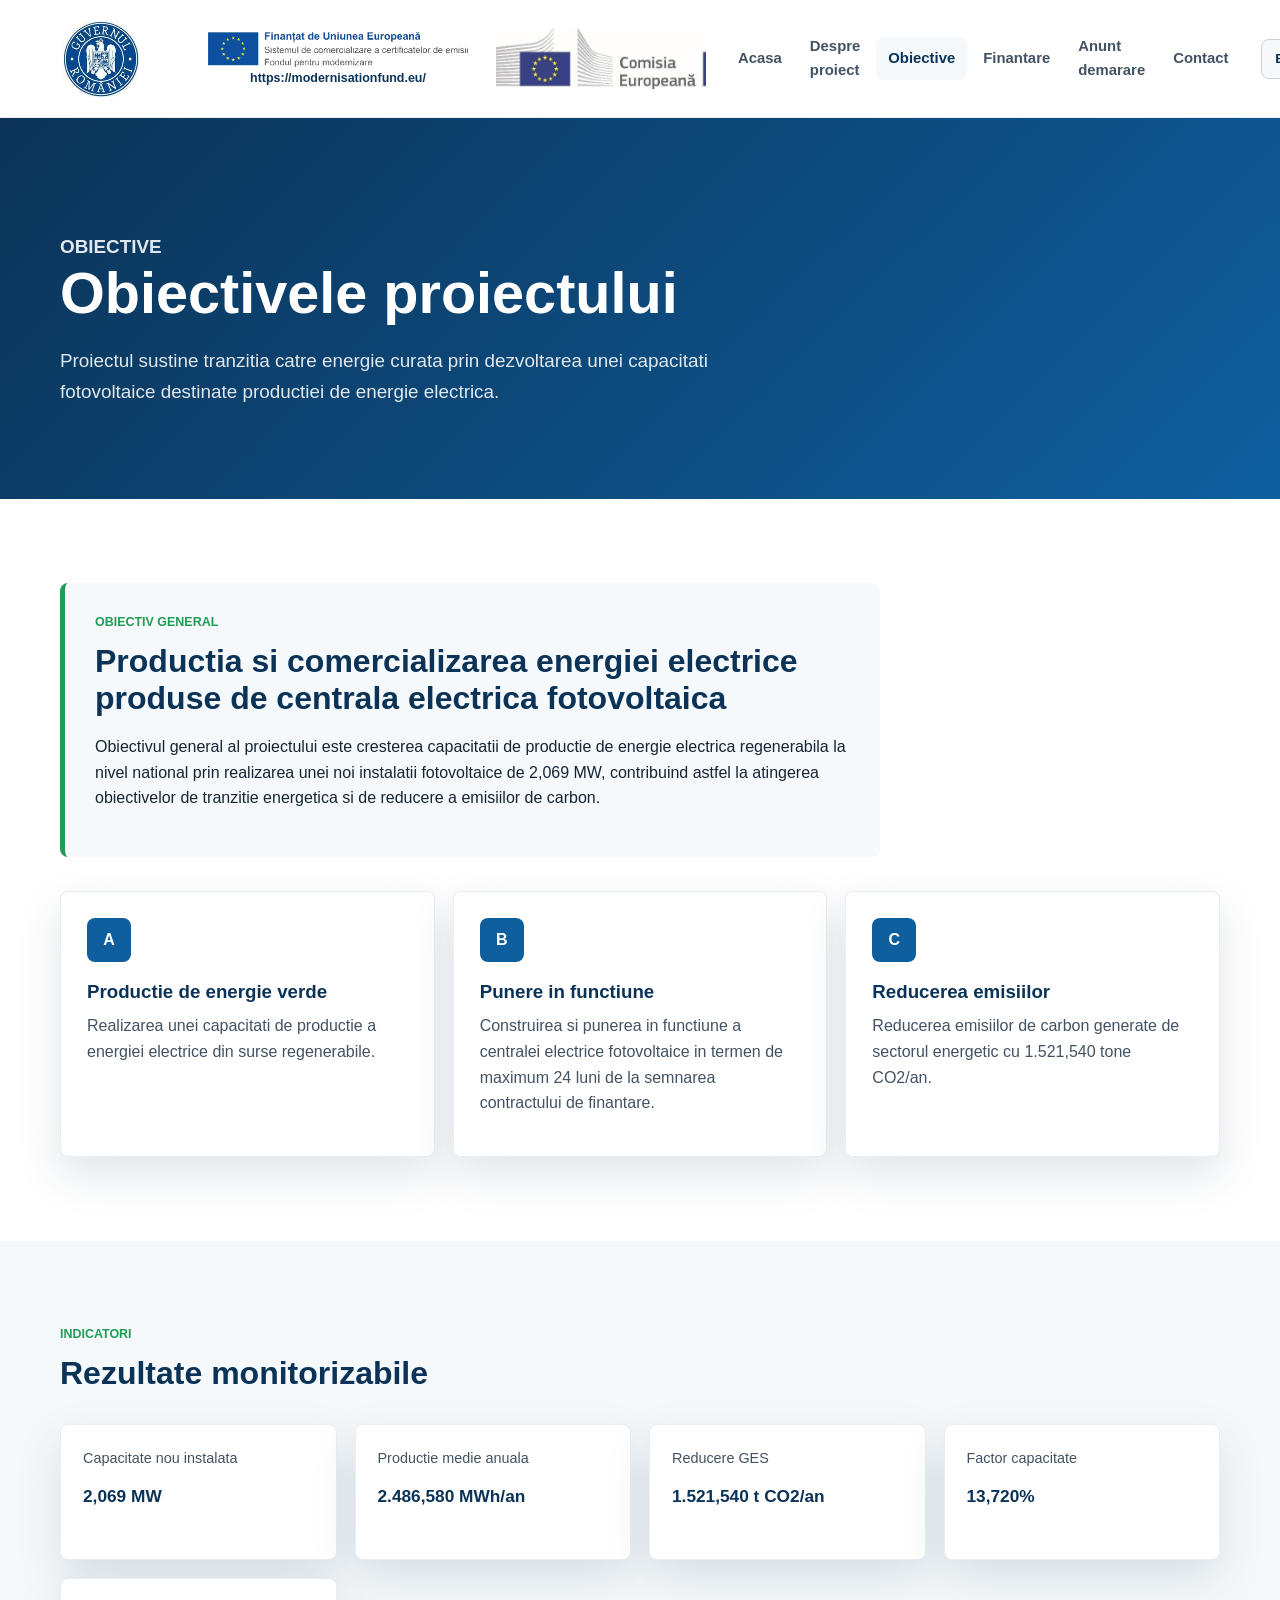
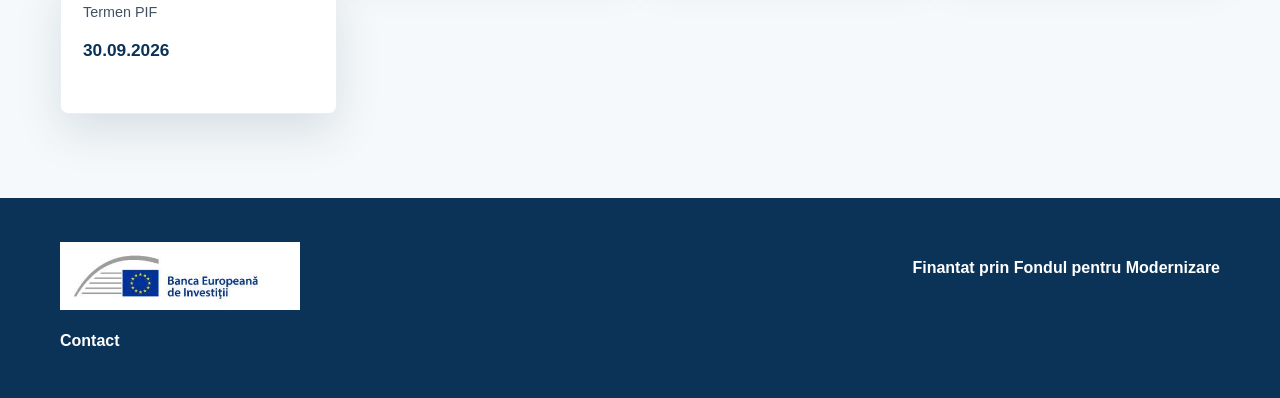
<file: obiective.html>
<!doctype html>
<html lang="ro">
  <head>
    <meta charset="utf-8">
    <meta name="viewport" content="width=device-width, initial-scale=1">
    <title>Obiective | Proiect panouri fotovoltaice</title>
    <meta name="description" content="Obiectivul general si obiectivele specifice ale proiectului de instalare panouri fotovoltaice finantat din fonduri europene.">
    <link rel="stylesheet" href="assets/css/styles.css">
  </head>
  <body>
    <header class="site-header">
      <div class="visual-identity" aria-label="Identitate vizuala Fondul pentru Modernizare"><img class="logo-government" src="assets/images/logos/guvernul-romaniei.jpg" alt="Guvernul Romaniei"><a class="logo-fm" href="https://modernisationfund.eu/" target="_blank" rel="noopener"><img src="assets/images/logos/fond-modernizare-oficial.png" alt="Fondul pentru Modernizare"><span>https://modernisationfund.eu/</span></a><img class="logo-commission" src="assets/images/logos/comisia-europeana.jpg" alt="Comisia Europeana"></div>
      <button class="nav-toggle" type="button" aria-expanded="false" aria-controls="main-menu"><span class="sr-only">Deschide meniul</span><span></span><span></span><span></span></button>
      <nav class="main-nav" id="main-menu" aria-label="Navigatie principala">
        <a href="index.html">Acasa</a><a href="despre-proiect.html">Despre proiect</a><a href="obiective.html" aria-current="page">Obiective</a><a href="finantare.html">Finantare</a><a href="anunt-demarare.html">Anunt demarare</a><a href="contact.html">Contact</a>
      </nav>
    </header>
    <main>
      <section class="page-hero">
        <p class="eyebrow">Obiective</p>
        <h1>Obiectivele proiectului</h1>
        <p>Proiectul sustine tranzitia catre energie curata prin dezvoltarea unei capacitati fotovoltaice destinate productiei de energie electrica.</p>
      </section>
      <section class="section">
        <div class="objective-main">
          <p class="eyebrow">Obiectiv general</p>
          <h2>Productia si comercializarea energiei electrice produse de centrala electrica fotovoltaica</h2>
          <p>Obiectivul general al proiectului este cresterea capacitatii de productie de energie electrica regenerabila la nivel national prin realizarea unei noi instalatii fotovoltaice de 2,069 MW, contribuind astfel la atingerea obiectivelor de tranzitie energetica si de reducere a emisiilor de carbon.</p>
        </div>
        <div class="cards">
          <article class="card"><span class="card-icon">A</span><h3>Productie de energie verde</h3><p>Realizarea unei capacitati de productie a energiei electrice din surse regenerabile.</p></article>
          <article class="card"><span class="card-icon">B</span><h3>Punere in functiune</h3><p>Construirea si punerea in functiune a centralei electrice fotovoltaice in termen de maximum 24 luni de la semnarea contractului de finantare.</p></article>
          <article class="card"><span class="card-icon">C</span><h3>Reducerea emisiilor</h3><p>Reducerea emisiilor de carbon generate de sectorul energetic cu 1.521,540 tone CO2/an.</p></article>
        </div>
      </section>
      <section class="section section-soft">
        <div class="section-heading"><p class="eyebrow">Indicatori</p><h2>Rezultate monitorizabile</h2></div>
        <div class="info-grid">
          <article class="info-panel"><span>Capacitate nou instalata</span><strong>2,069 MW</strong></article>
          <article class="info-panel"><span>Productie medie anuala</span><strong>2.486,580 MWh/an</strong></article>
          <article class="info-panel"><span>Reducere GES</span><strong>1.521,540 t CO2/an</strong></article>
          <article class="info-panel"><span>Factor capacitate</span><strong>13,720%</strong></article>
          <article class="info-panel"><span>Termen PIF</span><strong>30.09.2026</strong></article>
        </div>
      </section>
    </main>
    <footer class="site-footer">
      <div class="footer-identity"><img src="assets/images/logos/bei.jpg" alt="Banca Europeana de Investitii"><p class="funding-note">Finantat prin Fondul pentru Modernizare</p></div>
      <nav aria-label="Navigatie secundara"><a href="contact.html">Contact</a></nav>
    </footer>
    <script src="assets/js/main.js"></script>
  </body>
</html>
</file>
<file: assets/css/styles.css>
:root {
  --white: #ffffff;
  --green: #1f9d55;
  --green-dark: #13743d;
  --blue: #0f5f9f;
  --blue-dark: #0b3357;
  --gray-50: #f6f9fb;
  --gray-100: #e8eef2;
  --gray-300: #c7d3db;
  --gray-700: #435262;
  --gray-900: #172533;
  --shadow: 0 18px 45px rgba(15, 51, 87, 0.13);
  --radius: 8px;
  --container: 1160px;
}

* {
  box-sizing: border-box;
}

html {
  scroll-behavior: smooth;
}

body {
  margin: 0;
  color: var(--gray-900);
  font-family: Arial, Helvetica, sans-serif;
  line-height: 1.6;
  background: var(--white);
}

img {
  display: block;
  max-width: 100%;
}

a {
  color: inherit;
  text-decoration: none;
}

.sr-only,
.hidden-field {
  position: absolute;
  width: 1px;
  height: 1px;
  padding: 0;
  margin: -1px;
  overflow: hidden;
  clip: rect(0, 0, 0, 0);
  white-space: nowrap;
  border: 0;
}

.site-header {
  position: sticky;
  top: 0;
  z-index: 20;
  display: grid;
  grid-template-columns: 1fr auto auto;
  align-items: center;
  gap: 12px 20px;
  min-height: 118px;
  padding: 12px max(24px, calc((100vw - var(--container)) / 2));
  background: rgba(255, 255, 255, 0.97);
  border-bottom: 1px solid var(--gray-100);
  backdrop-filter: blur(14px);
}

.visual-identity {
  display: grid;
  grid-template-columns: 120px minmax(260px, 1fr) 210px;
  gap: 28px;
  align-items: center;
  width: min(100%, 760px);
}

.visual-identity img {
  display: block;
  width: 100%;
  max-height: 76px;
  object-fit: contain;
}

.visual-identity .logo-government {
  justify-self: start;
  max-width: 82px;
}

.visual-identity .logo-commission {
  justify-self: end;
}

.logo-fm {
  display: grid;
  gap: 5px;
  justify-items: center;
  color: var(--blue-dark);
  text-align: center;
  font-size: 0.78rem;
  font-weight: 800;
}

.logo-fm img {
  max-width: 360px;
  max-height: 66px;
}

.logo-fm span {
  line-height: 1;
}

/* Guard against stale cached markup from the removed logo strip. */
.logo-strip {
  display: none !important;
}

.main-nav {
  display: flex;
  align-items: center;
  justify-content: flex-end;
  gap: 4px;
}

.main-nav a {
  padding: 10px 12px;
  border-radius: var(--radius);
  color: var(--gray-700);
  font-weight: 700;
  font-size: 0.93rem;
}

.main-nav a:hover,
.main-nav a[aria-current="page"] {
  color: var(--blue-dark);
  background: var(--gray-50);
}

.nav-toggle {
  display: none;
  width: 44px;
  height: 44px;
  border: 1px solid var(--gray-300);
  border-radius: var(--radius);
  background: var(--white);
}

.nav-toggle span:not(.sr-only) {
  display: block;
  width: 20px;
  height: 2px;
  margin: 4px auto;
  background: var(--blue-dark);
}

.language-toggle {
  min-width: 48px;
  min-height: 40px;
  padding: 8px 12px;
  color: var(--blue-dark);
  background: var(--gray-50);
  border: 1px solid var(--gray-300);
  border-radius: var(--radius);
  font-weight: 800;
  cursor: pointer;
}

.language-toggle:hover {
  color: var(--white);
  background: var(--blue);
  border-color: var(--blue);
}

.hero {
  position: relative;
  min-height: 680px;
  display: grid;
  align-items: end;
  isolation: isolate;
  overflow: hidden;
  background: var(--blue-dark);
}

.hero-media {
  position: absolute;
  inset: 0;
  z-index: -2;
  background-image: url("../images/hero-panouri-fotovoltaice.png");
  background-size: cover;
  background-position: center;
}

.hero::after {
  position: absolute;
  inset: 0;
  z-index: -1;
  content: "";
  background: linear-gradient(90deg, rgba(7, 30, 52, 0.86), rgba(7, 30, 52, 0.42) 58%, rgba(7, 30, 52, 0.12));
}

.hero-content {
  width: min(var(--container), calc(100% - 48px));
  margin: 0 auto;
  padding: 0 0 84px;
  color: var(--white);
}

.hero h1,
.page-hero h1 {
  max-width: 840px;
  margin: 0;
  line-height: 1.08;
  font-size: 3.6rem;
  letter-spacing: 0;
}

.hero-lead,
.page-hero p {
  max-width: 680px;
  margin: 22px 0 0;
  color: rgba(255, 255, 255, 0.88);
  font-size: 1.18rem;
}

.hero-actions {
  display: flex;
  flex-wrap: wrap;
  gap: 14px;
  margin-top: 32px;
}

.button {
  display: inline-flex;
  align-items: center;
  justify-content: center;
  min-height: 48px;
  padding: 12px 20px;
  border: 1px solid transparent;
  border-radius: var(--radius);
  font-weight: 700;
  cursor: pointer;
}

.button-primary {
  color: var(--white);
  background: var(--green);
}

.button-primary:hover {
  background: var(--green-dark);
}

.button-secondary {
  color: var(--white);
  border-color: rgba(255, 255, 255, 0.54);
}

.button-light {
  color: var(--blue-dark);
  background: var(--white);
}

.eyebrow {
  margin: 0 0 10px;
  color: var(--green);
  font-size: 0.78rem;
  font-weight: 800;
  letter-spacing: 0;
  text-transform: uppercase;
}

.section {
  width: min(var(--container), calc(100% - 48px));
  margin: 0 auto;
  padding: 84px 0;
}

.section-soft {
  width: 100%;
  max-width: none;
  padding: 84px max(24px, calc((100vw - var(--container)) / 2));
  background: var(--gray-50);
}

.section-heading {
  max-width: 720px;
  margin-bottom: 32px;
}

.section h2,
.section-soft h2,
.cta-band h2 {
  margin: 0;
  color: var(--blue-dark);
  line-height: 1.18;
  font-size: 2rem;
}

.info-grid,
.cards {
  display: grid;
  grid-template-columns: repeat(4, 1fr);
  gap: 18px;
}

.cards {
  grid-template-columns: repeat(3, 1fr);
}

.info-panel,
.card,
.summary-box,
.funding-card {
  background: var(--white);
  border: 1px solid var(--gray-100);
  border-radius: var(--radius);
  box-shadow: var(--shadow);
}

.summary-box {
  position: relative;
  overflow: hidden;
  padding: 30px;
}

.summary-box::before {
  position: absolute;
  inset: 0 auto 0 0;
  width: 5px;
  content: "";
  background: linear-gradient(180deg, var(--green), var(--blue));
}

.info-panel {
  min-height: 136px;
  padding: 22px;
}

.info-panel span,
.summary-box dt,
.funding-card dt {
  display: block;
  color: var(--gray-700);
  font-size: 0.9rem;
}

.info-panel strong {
  display: block;
  margin-top: 12px;
  color: var(--blue-dark);
  font-size: 1.08rem;
}

.card {
  min-height: 244px;
  padding: 26px;
}

.card-icon {
  display: grid;
  place-items: center;
  width: 44px;
  height: 44px;
  margin-bottom: 18px;
  color: var(--white);
  background: var(--blue);
  border-radius: var(--radius);
  font-weight: 800;
}

.card h3,
.summary-box h3,
.funding-card h3 {
  margin: 0 0 10px;
  color: var(--blue-dark);
  line-height: 1.25;
}

.summary-box h3 {
  margin-bottom: 18px;
  padding-bottom: 16px;
  border-bottom: 1px solid var(--gray-100);
  font-size: 1.35rem;
}

.card p,
.content-page p,
.two-column p,
.funding-layout p {
  margin: 0 0 14px;
  color: var(--gray-700);
}

.cta-band {
  width: min(var(--container), calc(100% - 48px));
  margin: 0 auto 84px;
  display: flex;
  align-items: center;
  justify-content: space-between;
  gap: 24px;
  padding: 34px;
  color: var(--white);
  background: linear-gradient(135deg, var(--blue-dark), var(--blue) 58%, var(--green));
  border-radius: var(--radius);
}

.cta-band .eyebrow,
.cta-band h2 {
  color: var(--white);
}

.page-hero {
  padding: 92px max(24px, calc((100vw - var(--container)) / 2));
  color: var(--white);
  background: linear-gradient(135deg, var(--blue-dark), var(--blue));
}

.page-hero p {
  color: rgba(255, 255, 255, 0.88);
}

.two-column,
.funding-layout,
.contact-layout {
  display: grid;
  grid-template-columns: minmax(0, 1fr) 390px;
  gap: 34px;
  align-items: start;
}

.funding-overview {
  display: grid;
  grid-template-columns: minmax(0, 1fr) 420px;
  gap: 36px;
  align-items: center;
}

.funding-copy {
  max-width: 720px;
}

.funding-media {
  margin: 0;
  overflow: hidden;
  border-radius: var(--radius);
  box-shadow: var(--shadow);
}

.funding-media img {
  width: 100%;
  aspect-ratio: 4 / 3;
  object-fit: cover;
}

.funding-facts {
  display: grid;
  grid-template-columns: repeat(4, 1fr);
  gap: 18px;
}

.detail-list {
  display: grid;
  gap: 14px;
}

.detail-list article {
  padding: 22px 24px;
  background: var(--white);
  border: 1px solid var(--gray-100);
  border-left: 5px solid var(--green);
  border-radius: var(--radius);
  box-shadow: var(--shadow);
}

.detail-list span {
  display: block;
  margin-bottom: 8px;
  color: var(--blue-dark);
  font-size: 0.9rem;
  font-weight: 800;
  text-transform: uppercase;
}

.detail-list p {
  margin: 0;
  color: var(--gray-700);
}

.timeline-list {
  display: grid;
  gap: 14px;
  padding: 0;
  margin: 0;
  counter-reset: activity;
  list-style: none;
}

.timeline-list li {
  position: relative;
  min-height: 72px;
  padding: 20px 20px 20px 72px;
  background: var(--white);
  border: 1px solid var(--gray-100);
  border-radius: var(--radius);
  box-shadow: var(--shadow);
}

.timeline-list li::before {
  position: absolute;
  top: 18px;
  left: 20px;
  display: grid;
  place-items: center;
  width: 34px;
  height: 34px;
  color: var(--white);
  background: var(--green);
  border-radius: 50%;
  counter-increment: activity;
  content: counter(activity);
  font-weight: 800;
}

.indicator-grid {
  display: grid;
  grid-template-columns: repeat(5, 1fr);
  gap: 16px;
}

.indicator-grid article {
  padding: 22px;
  background: var(--white);
  border: 1px solid var(--gray-100);
  border-radius: var(--radius);
  box-shadow: var(--shadow);
}

.indicator-grid span {
  display: inline-flex;
  margin-bottom: 12px;
  padding: 4px 8px;
  color: var(--green-dark);
  background: #eaf7ef;
  border-radius: 999px;
  font-size: 0.78rem;
  font-weight: 800;
}

.indicator-grid strong {
  display: block;
  color: var(--blue-dark);
  font-size: 1.15rem;
}

.indicator-grid p {
  margin: 10px 0 0;
  color: var(--gray-700);
  font-size: 0.94rem;
}

.announcement-layout {
  display: grid;
  grid-template-columns: minmax(0, 1fr) 360px;
  gap: 28px;
  align-items: start;
}

.announcement-card,
.announcement-side {
  background: var(--white);
  border: 1px solid var(--gray-100);
  border-radius: var(--radius);
  box-shadow: var(--shadow);
}

.announcement-card {
  padding: 34px;
}

.announcement-card h2,
.announcement-side h3 {
  margin: 0 0 18px;
  color: var(--blue-dark);
}

.announcement-card p {
  color: var(--gray-700);
}

.announcement-card ul {
  display: grid;
  gap: 8px;
  margin: 0 0 18px;
  padding-left: 22px;
  color: var(--gray-700);
}

.announcement-side {
  padding: 28px;
}

.announcement-side dl {
  margin: 0;
}

.announcement-side dt {
  margin-top: 16px;
  color: var(--gray-700);
  font-size: 0.82rem;
  font-weight: 800;
  text-transform: uppercase;
}

.announcement-side dt:first-of-type {
  margin-top: 0;
}

.announcement-side dd {
  margin: 5px 0 0;
  color: var(--blue-dark);
  font-weight: 800;
}

.summary-box dl,
.funding-card dl {
  margin: 0;
}

.funding-card dd {
  margin: 4px 0 18px;
  color: var(--blue-dark);
  font-weight: 800;
}

.summary-box dl {
  display: grid;
}

.summary-box dt {
  margin-top: 16px;
  color: var(--gray-700);
  font-size: 0.78rem;
  font-weight: 800;
  text-transform: uppercase;
}

.summary-box dt:first-of-type {
  margin-top: 0;
}

.summary-box dd {
  margin: 5px 0 0;
  padding-bottom: 16px;
  color: var(--blue-dark);
  border-bottom: 1px solid var(--gray-100);
  font-size: 1.03rem;
  font-weight: 800;
}

.summary-box dd:last-child {
  padding-bottom: 0;
  border-bottom: 0;
}

.check-list {
  display: grid;
  grid-template-columns: repeat(2, 1fr);
  gap: 16px;
  padding: 0;
  margin: 0;
  list-style: none;
}

.check-list li {
  min-height: 82px;
  padding: 18px 18px 18px 46px;
  position: relative;
  background: var(--white);
  border: 1px solid var(--gray-100);
  border-radius: var(--radius);
}

.check-list li::before {
  position: absolute;
  left: 18px;
  color: var(--green);
  content: "+";
  font-weight: 800;
}

.objective-main {
  max-width: 820px;
  margin-bottom: 34px;
  padding: 30px;
  background: var(--gray-50);
  border-left: 5px solid var(--green);
  border-radius: var(--radius);
}

.gallery-grid {
  display: grid;
  grid-template-columns: repeat(2, 1fr);
  gap: 22px;
}

.gallery-item {
  margin: 0;
  overflow: hidden;
  background: var(--white);
  border: 1px solid var(--gray-100);
  border-radius: var(--radius);
  box-shadow: var(--shadow);
}

.gallery-item img,
.placeholder-image {
  aspect-ratio: 16 / 10;
}

.gallery-item img {
  width: 100%;
  height: 100%;
  object-fit: cover;
}

.placeholder-image {
  display: grid;
  place-items: center;
  color: var(--gray-700);
  background: linear-gradient(135deg, var(--gray-50), #eef7f1);
  font-weight: 800;
}

.gallery-item figcaption {
  padding: 14px 16px;
  color: var(--gray-700);
  font-size: 0.95rem;
}

.contact-details {
  padding: 0 0 24px;
}

.contact-list {
  padding: 0;
  margin: 22px 0 0;
  list-style: none;
}

.contact-list li {
  padding: 14px 0;
  border-bottom: 1px solid var(--gray-100);
}

.content-page {
  max-width: 850px;
}

.content-page h2 {
  margin-top: 34px;
}

.site-footer {
  padding: 44px max(24px, calc((100vw - var(--container)) / 2));
  color: var(--white);
  background: var(--blue-dark);
}

.site-footer p {
  max-width: 900px;
  margin: 0 0 18px;
  color: rgba(255, 255, 255, 0.82);
}

.site-footer .funding-note {
  color: var(--white);
  font-weight: 800;
}

.footer-identity {
  display: flex;
  align-items: center;
  justify-content: space-between;
  gap: 24px;
  margin-bottom: 18px;
}

.footer-identity img {
  width: min(240px, 48vw);
  height: auto;
  object-fit: contain;
}

.site-footer nav {
  display: flex;
  flex-wrap: wrap;
  gap: 18px;
}

.site-footer a {
  color: var(--white);
  font-weight: 700;
}

@media (max-width: 960px) {
  .nav-toggle {
    display: block;
  }

  .language-toggle {
    margin-left: auto;
  }

  .main-nav {
    position: absolute;
    top: 118px;
    left: 0;
    right: 0;
    display: none;
    flex-direction: column;
    align-items: stretch;
    padding: 10px 24px 24px;
    background: var(--white);
    border-bottom: 1px solid var(--gray-100);
  }

  .main-nav.is-open {
    display: flex;
  }

  .hero {
    min-height: 620px;
  }

  .hero h1,
  .page-hero h1 {
    font-size: 2.6rem;
  }

  .info-grid,
  .cards,
  .check-list,
  .two-column,
  .funding-overview,
  .funding-facts,
  .indicator-grid,
  .announcement-layout,
  .funding-layout,
  .contact-layout {
    grid-template-columns: 1fr 1fr;
  }

  .two-column,
  .funding-layout,
  .contact-layout {
    align-items: stretch;
  }
}

@media (max-width: 680px) {
  .site-header {
    padding-inline: 18px;
    grid-template-columns: 1fr auto auto;
    min-height: 112px;
  }

  .visual-identity {
    grid-template-columns: 42px minmax(112px, 1fr) 92px;
    gap: 10px;
  }

  .visual-identity .logo-government {
    max-width: 40px;
  }

  .visual-identity img {
    max-height: 44px;
  }

  .logo-fm {
    gap: 2px;
    font-size: 0.58rem;
  }

  .logo-fm img {
    max-width: 148px;
    max-height: 34px;
  }

  .main-nav {
    top: 112px;
  }

  .footer-identity {
    flex-direction: column;
    align-items: flex-start;
  }

  .hero {
    min-height: 620px;
  }

  .hero::after {
    background: linear-gradient(180deg, rgba(7, 30, 52, 0.34), rgba(7, 30, 52, 0.88));
  }

  .hero-content,
  .section,
  .cta-band {
    width: calc(100% - 36px);
  }

  .hero-content {
    padding-bottom: 46px;
  }

  .hero h1,
  .page-hero h1 {
    font-size: 2.1rem;
  }

  .hero-lead,
  .page-hero p {
    font-size: 1rem;
  }

  .info-grid,
  .cards,
  .check-list,
  .two-column,
  .funding-overview,
  .funding-facts,
  .indicator-grid,
  .announcement-layout,
  .funding-layout,
  .contact-layout,
  .gallery-grid {
    grid-template-columns: 1fr;
  }

  .section,
  .section-soft {
    padding-top: 58px;
    padding-bottom: 58px;
  }

  .section-soft,
  .page-hero,
  .site-footer {
    padding-left: 18px;
    padding-right: 18px;
  }

  .cta-band {
    flex-direction: column;
    align-items: flex-start;
    margin-bottom: 58px;
    padding: 24px;
  }
}
</file>
